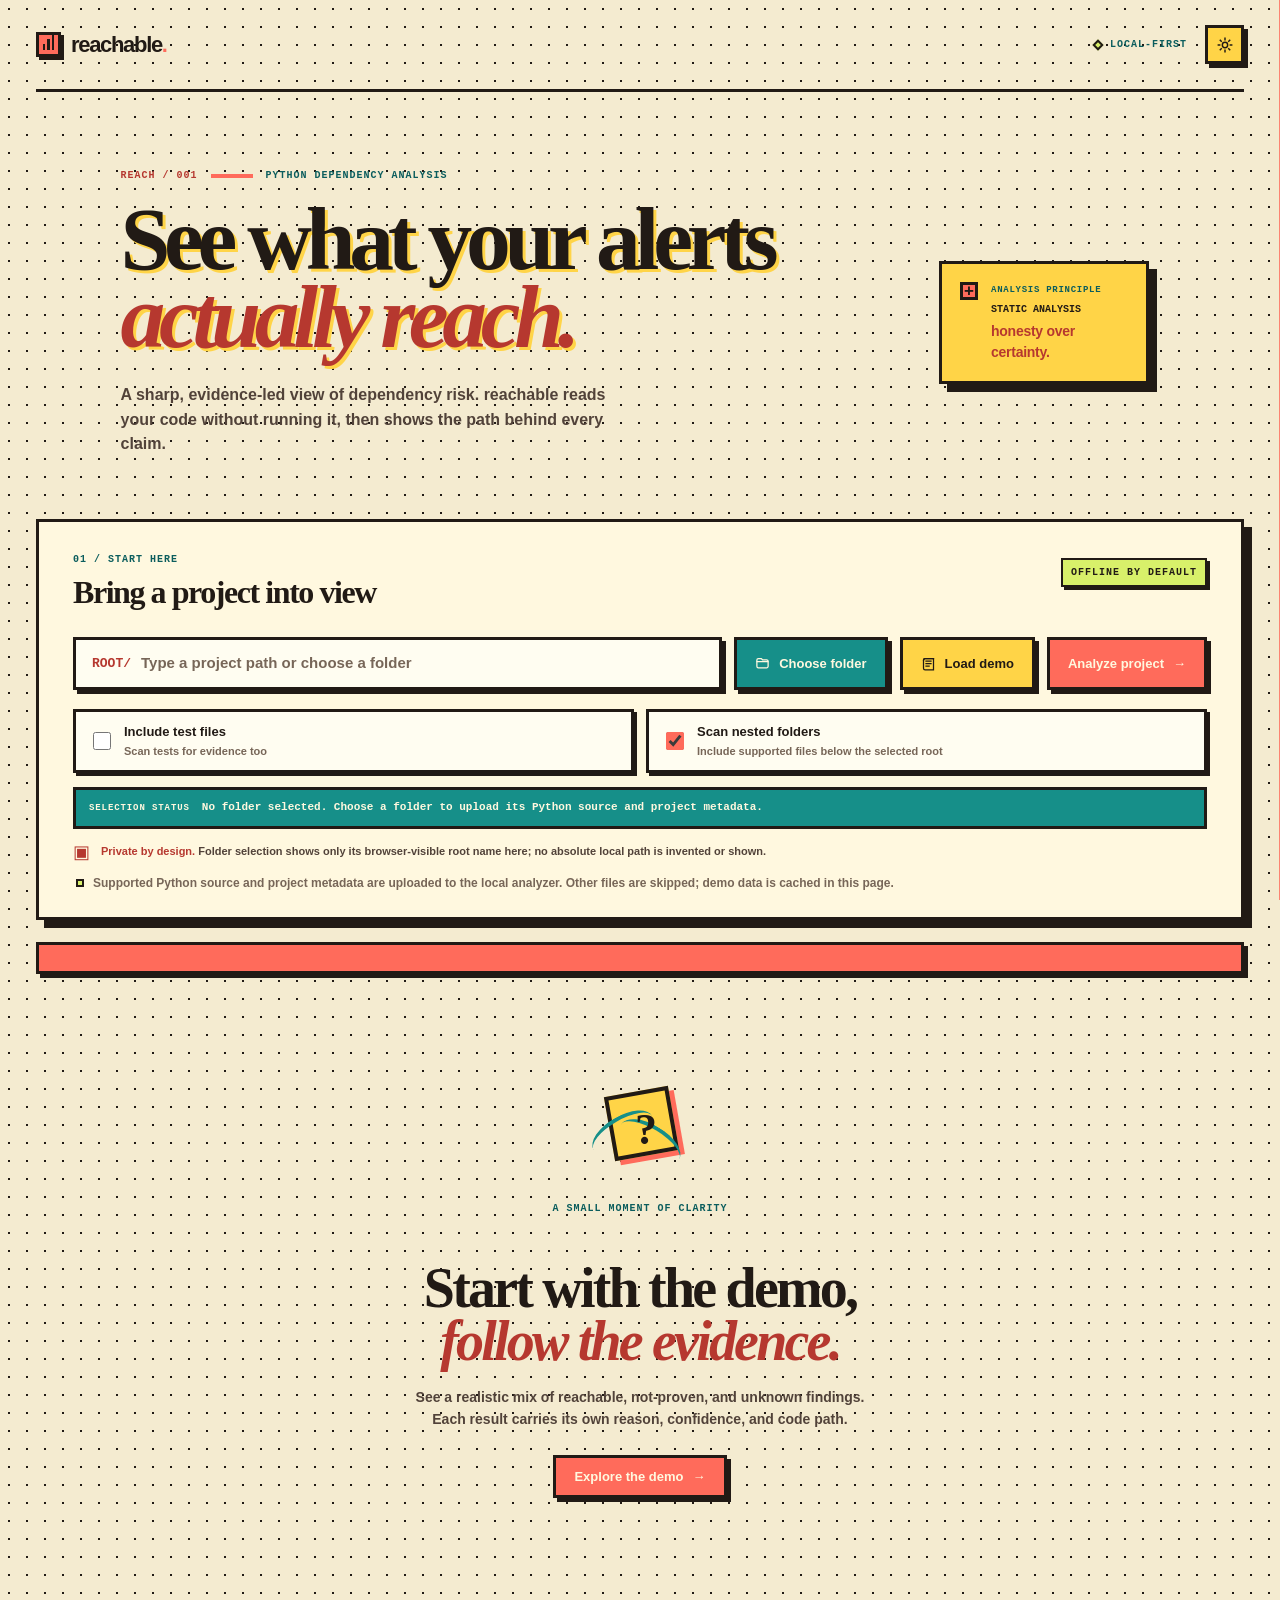
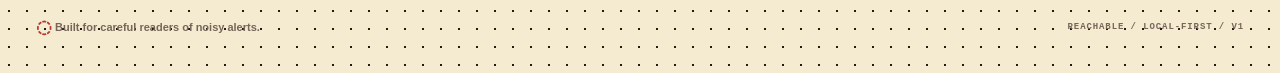
<file: static/index.html>
<!doctype html>
<html lang="en">
  <head>
    <meta charset="utf-8">
    <meta name="viewport" content="width=device-width, initial-scale=1">
    <meta name="theme-color" content="#f7efd9">
    <meta name="description" content="Reachable — understand which dependency alerts your Python project can actually reach.">
    <title>reachable · dependency reachability</title>
    <link rel="stylesheet" href="/static/styles.css">
  </head>
  <body>
    <a class="skip-link" href="#main-content">Skip to analysis</a>
    <div class="app-shell">
      <header class="topbar" aria-label="Primary navigation">
        <a class="brand" href="/" aria-label="reachable home">
          <span class="brand-mark" aria-hidden="true"><span></span><span></span><span></span></span>
          <span>reachable<span class="brand-period">.</span></span>
        </a>
        <div class="topbar-actions">
          <span class="local-chip"><span class="pulse-dot" aria-hidden="true"></span> local-first</span>
          <button class="icon-button" id="theme-toggle" type="button" aria-label="Switch to dark mode" title="Toggle dark mode">
            <svg class="icon icon-sun" viewBox="0 0 24 24" aria-hidden="true"><circle cx="12" cy="12" r="4"></circle><path d="M12 2v2M12 20v2M4.93 4.93l1.42 1.42M17.65 17.65l1.42 1.42M2 12h2M20 12h2M4.93 19.07l1.42-1.42M17.65 6.35l1.42-1.42"></path></svg>
            <svg class="icon icon-moon" viewBox="0 0 24 24" aria-hidden="true"><path d="M20.4 14.7A8.5 8.5 0 0 1 9.3 3.6 8.5 8.5 0 1 0 20.4 14.7Z"></path></svg>
          </button>
        </div>
      </header>

      <main id="main-content">
        <section class="hero-section" aria-labelledby="hero-title">
          <div class="hero-copy">
            <p class="eyebrow"><span class="eyebrow-index">REACH / 001</span><span class="eyebrow-line"></span><span>PYTHON DEPENDENCY ANALYSIS</span></p>
            <h1 id="hero-title">See what your alerts<br><em>actually reach.</em></h1>
            <p class="hero-lede">A sharp, evidence-led view of dependency risk. reachable reads your code without running it, then shows the path behind every claim.</p>
          </div>
          <div class="hero-note" aria-label="Analysis principle">
            <span class="note-pin" aria-hidden="true">+</span>
            <div><span class="hero-note-label">ANALYSIS PRINCIPLE</span><p>Static analysis<br><strong>honesty over certainty.</strong></p></div>
          </div>
        </section>

        <section class="workspace-card" aria-labelledby="start-heading">
          <div class="workspace-heading">
            <div>
              <p class="section-kicker">01 / START HERE</p>
              <h2 id="start-heading">Bring a project into view</h2>
            </div>
            <span class="mono-label workspace-badge">offline by default</span>
          </div>
          <div class="analyze-form" role="form" aria-label="Analyze a Python project">
            <label class="path-field">
              <span class="path-icon" aria-hidden="true">ROOT/</span>
              <span class="sr-only">Project path or selected folder root</span>
              <input id="project-path" type="text" autocomplete="off" placeholder="Type a project path or choose a folder" aria-describedby="path-privacy-note folder-status" value="">
            </label>
            <input id="folder-input" class="sr-only" type="file" webkitdirectory directory multiple aria-label="Choose a Python project folder">
            <button class="button button-secondary folder-button" id="folder-button" type="button" aria-controls="folder-input" aria-describedby="folder-status path-privacy-note">
              <svg class="button-icon" viewBox="0 0 24 24" aria-hidden="true"><path d="M3 6.5A2.5 2.5 0 0 1 5.5 4H10l2 2h6.5A2.5 2.5 0 0 1 21 8.5v8A2.5 2.5 0 0 1 18.5 19h-13A2.5 2.5 0 0 1 3 16.5v-10Z"></path><path d="M3.5 9h17"></path></svg>
              Choose folder
            </button>
            <button class="button button-secondary demo-button" id="demo-button" type="button">
              <svg class="button-icon" viewBox="0 0 24 24" aria-hidden="true"><path d="M4 19.5A2.5 2.5 0 0 0 6.5 22H20V4H6.5A2.5 2.5 0 0 0 4 6.5v13Z"></path><path d="M4 6.5A2.5 2.5 0 0 1 6.5 4H20M8 8h8M8 12h8M8 16h5"></path></svg>
              Load demo
            </button>
            <button class="button button-primary" id="analyze-button" type="button">
              <span id="analyze-label">Analyze project</span> <span aria-hidden="true">→</span>
            </button>
          </div>
          <div class="workspace-options">
            <div class="option-grid" aria-label="Analysis options">
              <label class="option-card include-tests-option" for="include-tests">
                <input id="include-tests" type="checkbox">
                <span class="option-copy"><strong>Include test files</strong><small>Scan tests for evidence too</small></span>
              </label>
              <label class="option-card scan-option" for="scan-subfolders">
                <input id="scan-subfolders" type="checkbox" checked aria-describedby="scan-help">
                <span class="option-copy"><strong>Scan nested folders</strong><small id="scan-help">Include supported files below the selected root</small></span>
              </label>
            </div>
            <div class="selection-readout">
              <span class="readout-label">SELECTION STATUS</span>
              <p id="folder-status" class="folder-status" role="status" aria-live="polite">No folder selected. Choose a folder to upload its Python source and project metadata.</p>
            </div>
          </div>
          <div class="privacy-row">
            <span class="privacy-icon" aria-hidden="true">▣</span>
            <p id="path-privacy-note" class="privacy-note"><strong>Private by design.</strong> Folder selection shows only its browser-visible root name here; no absolute local path is invented or shown.</p>
          </div>
          <p class="form-hint"><span class="hint-dot" aria-hidden="true"></span> Supported Python source and project metadata are uploaded to the local analyzer. Other files are skipped; demo data is cached in this page.</p>
        </section>

        <div id="global-message" class="global-message" role="status" aria-live="polite" hidden></div>

        <section id="results-section" class="results-section" aria-labelledby="results-heading" hidden>
          <div class="results-heading-row">
            <div>
              <p class="section-kicker">02 / THE NOTEBOOK</p>
              <h2 id="results-heading">A clearer read on risk</h2>
            </div>
            <div class="results-actions">
              <span id="analysis-meta" class="mono-label"></span>
              <button class="button button-quiet" id="refresh-button" type="button" title="Run this analysis again"><span aria-hidden="true">↻</span> Refresh</button>
            </div>
          </div>

          <div id="summary-panel" class="summary-panel" aria-live="polite"></div>

          <div class="toolbar" aria-label="Filter and sort alerts">
            <div class="search-field">
              <svg viewBox="0 0 24 24" aria-hidden="true"><circle cx="10.8" cy="10.8" r="6.8"></circle><path d="m16 16 5 5"></path></svg>
              <label class="sr-only" for="alert-search">Search alerts</label>
              <input id="alert-search" type="search" placeholder="Search package, advisory, or symbol…" autocomplete="off">
              <kbd>/</kbd>
            </div>
            <div class="filter-group" role="group" aria-label="Status filter">
              <label class="sr-only" for="status-filter">Status</label>
              <select id="status-filter">
                <option value="all">All statuses</option>
                <option value="REACHABLE">Reachable</option>
                <option value="NOT_PROVEN_REACHABLE">Not proven</option>
                <option value="UNKNOWN">Unknown</option>
              </select>
            </div>
            <div class="filter-group" role="group" aria-label="Severity filter">
              <label class="sr-only" for="severity-filter">Severity</label>
              <select id="severity-filter">
                <option value="all">All severity</option>
                <option value="critical">Critical</option>
                <option value="high">High</option>
                <option value="medium">Medium</option>
                <option value="low">Low</option>
              </select>
            </div>
            <div class="filter-group sort-group" role="group" aria-label="Sort alerts">
              <label class="sr-only" for="sort-filter">Sort by</label>
              <select id="sort-filter">
                <option value="severity">Sort: severity</option>
                <option value="status">Sort: status</option>
                <option value="package">Sort: package</option>
                <option value="advisory">Sort: advisory</option>
              </select>
            </div>
            <button class="button button-quiet clear-filters" id="clear-filters" type="button">Clear</button>
          </div>

          <div class="alerts-card">
            <div class="alerts-card-header">
              <div><span class="section-kicker">ALERT INDEX</span><span id="alert-count" class="count-label"></span></div>
              <div class="export-actions">
                <button class="button button-quiet" id="export-markdown" type="button"><span aria-hidden="true">↓</span> Markdown</button>
                <button class="button button-quiet" id="export-html" type="button"><span aria-hidden="true">↓</span> HTML report</button>
              </div>
            </div>
            <div class="table-wrap">
              <table class="alert-table">
                <caption class="sr-only">Dependency security alerts and reachability findings</caption>
                <thead>
                  <tr><th scope="col">Dependency</th><th scope="col">Severity</th><th scope="col">Status</th><th scope="col">Advisory</th><th scope="col"><span class="sr-only">Open details</span></th></tr>
                </thead>
                <tbody id="alert-list"></tbody>
              </table>
            </div>
            <div id="empty-alerts" class="empty-state" hidden>
              <span class="empty-glyph" aria-hidden="true">?</span>
              <h3 id="empty-alerts-title">No alerts in this part of the notebook</h3>
              <p id="empty-alerts-copy">Try widening your filters or searching for a different package.</p>
              <button class="button button-secondary" id="empty-clear" type="button">Show all alerts</button>
            </div>
          </div>
          <p class="honesty-note"><span aria-hidden="true">✦</span> “Not proven reachable” is not the same as safe. It means the static evidence did not find a path.</p>
        </section>

        <section id="welcome-state" class="welcome-state" aria-labelledby="welcome-heading">
          <div class="welcome-illustration" aria-hidden="true">
            <div class="sketch-circle"></div><div class="sketch-path sketch-path-a"></div><div class="sketch-path sketch-path-b"></div><span>?</span>
          </div>
          <p class="section-kicker">A SMALL MOMENT OF CLARITY</p>
          <h2 id="welcome-heading">Start with the demo,<br><em>follow the evidence.</em></h2>
          <p>See a realistic mix of reachable, not-proven, and unknown findings. Each result carries its own reason, confidence, and code path.</p>
          <button class="button button-primary" id="welcome-demo-button" type="button">Explore the demo <span aria-hidden="true">→</span></button>
        </section>
      </main>

      <footer class="footer">
        <p><span class="footer-mark" aria-hidden="true">◌</span> Built for careful readers of noisy alerts.</p>
        <p class="mono-label">reachable / local-first / v1</p>
      </footer>
    </div>

    <div id="drawer-backdrop" class="drawer-backdrop" hidden></div>
    <aside id="detail-drawer" class="detail-drawer" role="dialog" aria-modal="true" aria-labelledby="drawer-title" aria-hidden="true" tabindex="-1">
      <div class="drawer-header">
        <div><p class="section-kicker">ALERT DETAIL</p><p id="drawer-index" class="mono-label"></p></div>
        <button id="close-drawer" class="icon-button" type="button" aria-label="Close alert details">×</button>
      </div>
      <div id="drawer-content" class="drawer-content"></div>
    </aside>
    <div id="toast" class="toast" role="status" aria-live="polite" hidden></div>
    <script src="/static/vendor/cytoscape.min.js" defer></script>
    <script src="/static/app.js" defer></script>
  </body>
</html>
</file>
<file: static/styles.css>
:root {
  --canvas: #f4ebd0;
  --surface: #fff8df;
  --surface-raised: #fffdf1;
  --surface-hover: #ffeb91;
  --pill: #d8f06a;
  --ink: #211a15;
  --ink-soft: #514239;
  --muted: #776658;
  --teal: #168f89;
  --teal-deep: #0b5d5d;
  --coral: #ff6b5b;
  --coral-deep: #b6382f;
  --yellow: #ffd447;
  --lime: #d8f06a;
  --sand: #d8c39b;
  --shadow: 8px 8px 0 var(--ink);
  --shadow-small: 4px 4px 0 var(--ink);
  --display: Georgia, 'Times New Roman', serif;
  --sans: 'Arial Narrow', Arial, Helvetica, sans-serif;
  --mono: 'Courier New', Courier, monospace;
  --ease: cubic-bezier(.22, 1, .36, 1);
}
* { box-sizing: border-box; }
html { min-width: 320px; background: var(--canvas); scroll-behavior: smooth; }
body { margin: 0; color: var(--ink); background-color: var(--canvas); background-image: radial-gradient(var(--ink) .75px, transparent .75px); background-size: 18px 18px; font-family: var(--sans); font-size: 15px; line-height: 1.5; }
button, input, select { color: inherit; font: inherit; }
button { cursor: pointer; }
button:focus-visible, input:focus-visible, select:focus-visible, a:focus-visible { outline: 4px solid var(--yellow); outline-offset: 3px; }
a { color: inherit; }
.sr-only { position: absolute; width: 1px; height: 1px; padding: 0; margin: -1px; overflow: hidden; clip: rect(0, 0, 0, 0); white-space: nowrap; border: 0; }
.skip-link { position: fixed; z-index: 20; top: 12px; left: 18px; padding: 9px 14px; color: var(--surface); background: var(--ink); border: 3px solid var(--ink); box-shadow: var(--shadow-small); transform: translateY(-160%); transition: transform 180ms var(--ease); }
.skip-link:focus { transform: translateY(0); }
.app-shell { width: min(1220px, calc(100% - 72px)); margin: 0 auto; }
.topbar { display: flex; align-items: center; justify-content: space-between; min-height: 92px; border-bottom: 3px solid var(--ink); }
.brand { display: inline-flex; align-items: center; gap: 10px; color: var(--ink); text-decoration: none; font-weight: 900; letter-spacing: -.06em; font-size: 22px; text-transform: lowercase; }
.brand-period { color: var(--coral); }
.brand-mark { display: inline-flex; align-items: end; gap: 2px; width: 25px; height: 25px; padding: 4px; background: var(--coral); border: 3px solid var(--ink); box-shadow: 3px 3px 0 var(--ink); }
.brand-mark span { display: block; width: 3px; background: var(--ink); }
.brand-mark span:nth-child(1) { height: 6px; }.brand-mark span:nth-child(2) { height: 11px; }.brand-mark span:nth-child(3) { height: 16px; }
.topbar-actions { display: flex; align-items: center; gap: 18px; }
.local-chip, .mono-label, .section-kicker, .count-label { font-family: var(--mono); font-size: 10px; font-weight: 700; letter-spacing: .1em; text-transform: uppercase; }
.local-chip { display: flex; align-items: center; gap: 8px; color: var(--teal-deep); }
.pulse-dot, .hint-dot { width: 8px; height: 8px; display: inline-block; border: 2px solid var(--ink); background: var(--lime); }
.pulse-dot { transform: rotate(45deg); }
.icon-button { display: inline-grid; place-items: center; width: 39px; height: 39px; padding: 0; border: 3px solid var(--ink); background: var(--yellow); box-shadow: var(--shadow-small); transition: transform 160ms var(--ease), box-shadow 160ms var(--ease), background 160ms var(--ease); }
.icon-button:hover { background: var(--coral); transform: translate(-2px, -2px); box-shadow: 6px 6px 0 var(--ink); }
.icon { width: 16px; height: 16px; fill: none; stroke: currentColor; stroke-width: 2.2; stroke-linecap: square; stroke-linejoin: miter; }.icon-moon { display: none; }
.hero-section { display: flex; align-items: end; justify-content: space-between; min-height: 340px; padding: 76px 7% 62px; }
.eyebrow, .section-kicker { margin: 0 0 17px; color: var(--teal-deep); font-weight: 800; }
.eyebrow { display: flex; align-items: center; gap: 13px; font-family: var(--mono); font-size: 10px; letter-spacing: .1em; }.eyebrow-index { color: var(--coral-deep); }.eyebrow-line { width: 42px; height: 4px; background: var(--coral); }
.hero-copy h1 { max-width: 710px; margin: 0; font: 900 clamp(3.2rem, 7vw, 5.8rem)/.87 var(--display); letter-spacing: -.07em; text-shadow: 3px 3px 0 var(--yellow); }
.hero-copy h1 em, .welcome-state h2 em { color: var(--coral-deep); font-style: italic; font-weight: 900; }
.hero-lede { max-width: 500px; margin: 27px 0 0; color: var(--ink-soft); font-size: 16px; font-weight: 700; line-height: 1.55; }
.hero-note { align-self: center; display: flex; gap: 13px; max-width: 210px; margin: 20px 1% 0 30px; padding: 18px; color: var(--ink); background: var(--yellow); border: 3px solid var(--ink); box-shadow: var(--shadow); font-family: var(--mono); font-size: 10px; font-weight: 700; line-height: 1.5; text-transform: uppercase; }
.hero-note p { margin: 5px 0 0; }.hero-note strong { display: inline-block; margin-top: 4px; color: var(--coral-deep); font-family: var(--sans); font-size: 14px; letter-spacing: -.02em; text-transform: none; }.hero-note-label { color: var(--teal-deep); font-size: 9px; letter-spacing: .08em; }.note-pin { flex: 0 0 auto; width: 18px; height: 18px; background: var(--coral); border: 3px solid var(--ink); color: var(--ink); font: 900 17px/12px Arial; text-align: center; }
.workspace-card, .alerts-card, .summary-panel { background: var(--surface); border: 3px solid var(--ink); box-shadow: var(--shadow); }
.workspace-card { padding: 30px 34px 25px; }.workspace-heading, .results-heading-row, .alerts-card-header { display: flex; align-items: start; justify-content: space-between; gap: 20px; }.workspace-heading h2, .results-heading-row h2 { margin: 0; font: 900 32px/1.02 var(--display); letter-spacing: -.045em; }.workspace-heading .section-kicker, .results-heading-row .section-kicker { margin-bottom: 9px; }.workspace-heading .mono-label { margin-top: 6px; color: var(--teal-deep); }.workspace-badge { padding: 5px 8px; color: var(--ink) !important; background: var(--lime); border: 2px solid var(--ink); box-shadow: 3px 3px 0 var(--ink); }
.analyze-form { display: grid; grid-template-columns: minmax(220px, 1fr) auto auto auto; gap: 12px; margin-top: 28px; }.path-field { display: flex; align-items: center; min-height: 53px; padding: 0 16px; background: var(--surface-raised); border: 3px solid var(--ink); box-shadow: var(--shadow-small); }.path-icon { color: var(--coral-deep); font: 800 13px var(--mono); }.path-field input { width: 100%; min-width: 0; padding: 0 0 0 10px; border: 0; outline: 0; background: transparent; color: var(--ink); font-weight: 700; }.path-field input::placeholder { color: var(--muted); }
.workspace-options { margin-top: 19px; }.option-grid { display: grid; grid-template-columns: repeat(2, minmax(0, 1fr)); gap: 12px; }.option-card { display: flex; align-items: center; gap: 10px; min-height: 58px; padding: 10px 13px; background: var(--surface-raised); border: 3px solid var(--ink); box-shadow: 3px 3px 0 var(--ink); cursor: pointer; }.option-card:hover { background: var(--surface-hover); }.option-card input { width: 18px; height: 18px; flex: 0 0 auto; accent-color: var(--coral); }.option-copy { display: grid; gap: 2px; }.option-copy strong { font-size: 13px; font-weight: 900; }.option-copy small { color: var(--muted); font-size: 11px; font-weight: 700; }.selection-readout { display: grid; grid-template-columns: auto 1fr; gap: 12px; align-items: center; margin-top: 14px; padding: 10px 13px; background: var(--teal); border: 3px solid var(--ink); color: var(--surface); }.readout-label { font: 700 9px var(--mono); letter-spacing: .1em; }.folder-status { margin: 0; color: var(--surface); font: 700 11px/1.45 var(--mono); }.folder-status.has-files { color: var(--surface); }.folder-status.has-warning { color: var(--yellow); }.privacy-row { display: flex; gap: 11px; align-items: start; margin-top: 14px; }.privacy-icon { color: var(--coral-deep); font-size: 18px; line-height: 1; }.privacy-note { max-width: 800px; margin: 0; color: var(--ink-soft); font-size: 11px; font-weight: 700; }.privacy-note strong { color: var(--coral-deep); }.form-hint { display: flex; align-items: center; gap: 9px; margin: 13px 0 0 3px; color: var(--muted); font-size: 12px; font-weight: 700; }
.button { display: inline-flex; align-items: center; justify-content: center; gap: 9px; min-height: 43px; padding: 0 18px; border: 3px solid var(--ink); box-shadow: var(--shadow-small); font-size: 13px; font-weight: 900; white-space: nowrap; transition: background 140ms var(--ease), color 140ms var(--ease), transform 140ms var(--ease), box-shadow 140ms var(--ease); }.button:hover { transform: translate(-2px, -2px); box-shadow: 6px 6px 0 var(--ink); }.button:active { transform: translate(2px, 2px); box-shadow: 1px 1px 0 var(--ink); }.button:disabled { cursor: wait; opacity: .58; transform: none; box-shadow: var(--shadow-small); }.button-primary { color: var(--surface); background: var(--coral); }.button-primary:hover { color: var(--ink); background: var(--yellow); }.button-secondary { color: var(--ink); background: var(--lime); }.button-secondary:hover, .button-quiet:hover { background: var(--yellow); }.folder-button { background: var(--teal); color: var(--surface); }.folder-button:hover { background: var(--coral); color: var(--ink); }.demo-button { background: var(--yellow); }.button-quiet { min-height: 35px; padding: 0 12px; color: var(--ink); background: var(--surface-raised); font-weight: 800; }.button-icon { width: 15px; height: 15px; fill: none; stroke: currentColor; stroke-width: 2; stroke-linecap: square; }
.global-message { display: flex; align-items: center; justify-content: space-between; gap: 15px; margin: 22px 0 0; padding: 13px 18px; color: var(--ink); background: var(--coral); border: 3px solid var(--ink); box-shadow: var(--shadow-small); font-size: 13px; font-weight: 800; }.global-message.loading, .global-message.notice { color: var(--ink); background: var(--lime); }.global-message.error { background: var(--coral); }
.results-section { padding: 112px 0 0; }.results-actions { display: flex; align-items: center; gap: 17px; }.results-actions .mono-label { color: var(--muted); }.summary-panel { display: grid; grid-template-columns: minmax(260px, 1.25fr) 1fr; gap: 34px; margin-top: 28px; padding: 28px 32px; background: var(--yellow); }.summary-lead { display: flex; align-items: center; gap: 20px; }.summary-total { min-width: 74px; color: var(--ink); font: 900 56px/.9 var(--display); letter-spacing: -.07em; }.summary-copy p { margin: 0; color: var(--ink); font-size: 14px; font-weight: 800; }.summary-copy strong { color: var(--coral-deep); font-weight: 900; }.summary-copy .mono-label { margin-bottom: 7px; color: var(--teal-deep); }.summary-bar-wrap { align-self: center; }.summary-bar { display: flex; height: 16px; overflow: hidden; border: 3px solid var(--ink); background: var(--surface); }.summary-bar span { min-width: 4px; transition: width 500ms var(--ease); }.bar-reachable { background: var(--coral); }.bar-not-proven { background: var(--teal); }.bar-unknown { background: var(--sand); }.summary-legend { display: flex; flex-wrap: wrap; gap: 14px; margin-top: 12px; color: var(--ink); font-size: 11px; font-weight: 800; }.legend-item { display: inline-flex; align-items: center; gap: 6px; }.legend-item i { width: 9px; height: 9px; border: 2px solid var(--ink); }.legend-item strong { color: var(--ink); font-weight: 900; }
.toolbar { display: flex; align-items: center; gap: 8px; margin: 26px 0 15px; }.search-field { display: flex; align-items: center; flex: 1; min-width: 160px; height: 43px; padding: 0 11px; background: var(--surface); border: 3px solid var(--ink); box-shadow: var(--shadow-small); }.search-field svg { width: 16px; height: 16px; flex: 0 0 auto; margin-right: 8px; fill: none; stroke: var(--ink); stroke-width: 2; stroke-linecap: square; }.search-field input { width: 100%; border: 0; outline: 0; background: transparent; font-size: 13px; font-weight: 700; }.search-field input::placeholder { color: var(--muted); }.search-field kbd { padding: 2px 6px; color: var(--ink); background: var(--yellow); border: 2px solid var(--ink); font: 10px var(--mono); }.filter-group select { height: 43px; padding: 0 29px 0 13px; border: 3px solid var(--ink); box-shadow: var(--shadow-small); outline: 0; color: var(--ink); background: var(--surface); font-size: 12px; font-weight: 800; cursor: pointer; }.clear-filters { color: var(--ink); }
.alerts-card { overflow: hidden; }.alerts-card-header { align-items: center; padding: 21px 24px 18px; }.alerts-card-header .section-kicker { display: inline-block; margin: 0; }.count-label { margin-left: 9px; color: var(--muted); letter-spacing: .04em; }.export-actions { display: flex; gap: 7px; }.table-wrap { overflow-x: auto; }.alert-table { width: 100%; border-collapse: collapse; text-align: left; }.alert-table th { padding: 0 24px 11px; color: var(--teal-deep); font: 800 10px var(--mono); letter-spacing: .1em; text-transform: uppercase; }.alert-table td { padding: 15px 24px; background: var(--surface-raised); border-top: 3px solid var(--ink); vertical-align: middle; }.alert-table tbody tr { transition: transform 140ms var(--ease); }.alert-table tbody tr:hover { transform: translate(-2px, -2px); }.alert-table tbody tr:hover td { background: var(--surface-hover); }.dependency-cell { display: flex; align-items: center; gap: 12px; min-width: 180px; }.package-icon { display: grid; place-items: center; flex: 0 0 auto; width: 32px; height: 32px; color: var(--ink); background: var(--lime); border: 3px solid var(--ink); font: 900 12px var(--mono); }.package-name { color: var(--ink); font-weight: 900; }.package-version { margin-top: 2px; color: var(--muted); font: 700 10px var(--mono); }.severity { font: 900 10px var(--mono); letter-spacing: .08em; text-transform: uppercase; }.severity-critical, .severity-high { color: var(--coral-deep); }.severity-medium { color: #806000; }.severity-low { color: var(--teal-deep); }.status-badge { display: inline-flex; align-items: center; gap: 7px; padding: 6px 10px; border: 3px solid var(--ink); box-shadow: 3px 3px 0 var(--ink); font: 900 10px var(--mono); letter-spacing: .03em; white-space: nowrap; }.status-badge::before { width: 7px; height: 7px; content: ''; border: 2px solid var(--ink); background: var(--ink); }.status-reachable { color: var(--ink); background: var(--coral); }.status-not-proven { color: var(--ink); background: var(--lime); }.status-unknown { color: var(--ink); background: var(--sand); }.advisory-id { color: var(--ink-soft); font: 700 11px var(--mono); }.row-detail { width: 32px; height: 32px; padding: 0; border: 3px solid var(--ink); color: var(--ink); background: var(--yellow); box-shadow: 3px 3px 0 var(--ink); font-size: 19px; font-weight: 900; transition: transform 140ms var(--ease), box-shadow 140ms var(--ease); }.row-detail:hover { transform: translate(-2px, -2px); box-shadow: 5px 5px 0 var(--ink); }
.empty-state { padding: 56px 20px; text-align: center; }.empty-glyph { display: block; margin-bottom: 10px; color: var(--coral-deep); font: 900 42px var(--display); }.empty-state h3 { margin-bottom: 5px; font: 900 23px var(--display); }.empty-state p { margin-bottom: 20px; color: var(--muted); font-size: 13px; font-weight: 700; }.honesty-note { display: flex; align-items: center; gap: 8px; margin: 19px 4px 0; color: var(--muted); font-size: 12px; font-weight: 700; }.honesty-note span { color: var(--coral-deep); }
.welcome-state { padding: 112px 20px 88px; text-align: center; }.welcome-illustration { position: relative; width: 106px; height: 88px; margin: 0 auto 27px; color: var(--ink); }.sketch-circle { position: absolute; top: 5px; left: 22px; width: 65px; height: 65px; border: 4px solid var(--ink); background: var(--yellow); transform: rotate(-10deg); box-shadow: 5px 5px 0 var(--coral); }.sketch-path { position: absolute; width: 68px; height: 34px; border-top: 4px solid var(--teal); border-radius: 50%; }.sketch-path-a { top: 30px; left: 2px; transform: rotate(-30deg); }.sketch-path-b { top: 39px; left: 29px; transform: rotate(31deg); }.welcome-illustration span { position: absolute; top: 18px; left: 48px; font: 900 44px var(--display); }.welcome-state .section-kicker { margin-bottom: 14px; }.welcome-state h2 { margin-bottom: 17px; font: 900 clamp(2.2rem, 5vw, 3.5rem)/.95 var(--display); letter-spacing: -.05em; }.welcome-state p:not(.section-kicker) { max-width: 450px; margin: 0 auto 25px; color: var(--ink-soft); font-size: 14px; font-weight: 700; line-height: 1.6; }.footer { display: flex; align-items: center; justify-content: space-between; padding: 28px 0 32px; color: var(--muted); font-size: 11px; font-weight: 700; }.footer p { margin: 0; }.footer-mark { color: var(--coral-deep); font-size: 18px; vertical-align: -2px; }.footer .mono-label { font-size: 9px; }
.drawer-backdrop { position: fixed; z-index: 5; inset: 0; background: rgba(33, 26, 21, .45); animation: fade-in 150ms var(--ease); }.detail-drawer { position: fixed; z-index: 6; top: 0; right: 0; display: flex; flex-direction: column; width: min(560px, 100%); height: 100dvh; padding: 31px 34px; overflow-y: auto; background: var(--surface); border-left: 4px solid var(--ink); box-shadow: -12px 0 0 var(--coral); transform: translateX(102%); transition: transform 250ms var(--ease); }.detail-drawer.open { transform: translateX(0); }.drawer-header { display: flex; align-items: start; justify-content: space-between; padding-bottom: 24px; }.drawer-header .section-kicker { margin-bottom: 5px; }.drawer-header .mono-label { color: var(--muted); }.drawer-header .icon-button { color: var(--ink); background: var(--yellow); font-size: 24px; font-weight: 900; }.drawer-content h2 { margin: 0 0 7px; font: 900 38px/1 var(--display); letter-spacing: -.05em; }.drawer-advisory { margin: 0 0 25px; color: var(--muted); font: 700 11px var(--mono); }.drawer-status-row { display: flex; flex-wrap: wrap; align-items: center; gap: 9px; margin-bottom: 26px; }.confidence { color: var(--ink-soft); font: 700 11px var(--mono); }.confidence span { color: var(--teal-deep); }.why-box { padding: 17px 19px; margin-bottom: 27px; background: var(--yellow); border: 3px solid var(--ink); box-shadow: var(--shadow-small); }.why-box .section-kicker { margin-bottom: 8px; }.why-box p { margin: 0; color: var(--ink); font-size: 14px; font-weight: 800; line-height: 1.55; }.detail-section { margin-top: 27px; }.detail-section-title { display: flex; align-items: center; justify-content: space-between; margin-bottom: 11px; }.detail-section-title .section-kicker { margin: 0; }.source-label { color: var(--muted); font: 700 10px var(--mono); }.code-block { overflow: auto; padding: 13px 0; background: var(--ink); border: 3px solid var(--ink); box-shadow: var(--shadow-small); color: var(--surface); }.code-line { display: grid; grid-template-columns: 43px 1fr; min-width: max-content; padding: 2px 17px 2px 0; font: 11px/1.65 var(--mono); }.code-line.highlight { color: var(--ink); background: var(--coral); }.line-number { padding-right: 13px; color: var(--sand); text-align: right; user-select: none; }.call-graph { min-height: 220px; padding: 8px; overflow: hidden; background: var(--surface-raised); border: 3px solid var(--ink); box-shadow: var(--shadow-small); }.call-graph svg { display: block; width: 100%; height: 205px; }.graph-edge { fill: none; stroke: var(--sand); stroke-width: 3; }.graph-edge.reachable { stroke: var(--coral); }.graph-edge.dynamic { stroke: var(--teal); stroke-dasharray: 7 6; }.graph-node rect { fill: var(--surface-raised); stroke: var(--ink); stroke-width: 3; }.graph-node text { fill: var(--ink-soft); font: 10px var(--mono); font-weight: 700; }.graph-node.user rect { fill: var(--lime); }.graph-node.library rect { fill: var(--coral); }.graph-node text:first-of-type { fill: var(--ink); }.graph-legend { display: flex; gap: 14px; margin-top: 8px; color: var(--muted); font-size: 10px; font-weight: 800; }.graph-legend span { display: inline-flex; align-items: center; gap: 5px; }.graph-legend i { width: 17px; height: 3px; background: var(--coral); }.graph-legend i.dashed { background: repeating-linear-gradient(90deg, var(--teal) 0 5px, transparent 5px 9px); }.dynamic-note { color: var(--ink-soft); font-size: 12px; font-weight: 700; }.toast { position: fixed; z-index: 10; right: 25px; bottom: 24px; max-width: calc(100% - 50px); padding: 12px 17px; color: var(--surface); background: var(--ink); border: 3px solid var(--ink); box-shadow: var(--shadow-small); font-size: 12px; font-weight: 800; animation: toast-in 180ms var(--ease); }
@keyframes fade-in { from { opacity: 0; } to { opacity: 1; } } @keyframes toast-in { from { opacity: 0; transform: translate(8px, 8px); } to { opacity: 1; transform: translate(0, 0); } }
body.dark { --canvas: #26201b; --surface: #342a22; --surface-raised: #403329; --surface-hover: #574332; --ink: #f8edd2; --ink-soft: #e1cdb1; --muted: #bca991; --teal: #36b7ad; --teal-deep: #75ddd0; --coral: #ff806e; --coral-deep: #ff9a83; --yellow: #f2c94c; --lime: #c5e65c; --sand: #927755; --shadow: 8px 8px 0 #0f0c0a; --shadow-small: 4px 4px 0 #0f0c0a; }
body.dark { background-image: radial-gradient(#0f0c0a .75px, transparent .75px); }.dark .icon-sun { display: none; }.dark .icon-moon { display: block; }.dark .summary-panel { color: #211a15; }.dark .summary-panel .summary-copy p, .dark .summary-panel .summary-total, .dark .summary-panel .summary-copy strong, .dark .summary-panel .legend-item strong { color: #211a15; }.dark .summary-panel .summary-copy .mono-label { color: #0b5d5d; }.dark .summary-panel .summary-bar { border-color: #211a15; }
@media (max-width: 900px) { .analyze-form { grid-template-columns: minmax(180px, 1fr) auto auto; }.analyze-form .button-primary { grid-column: 1 / -1; } }
@media (max-width: 760px) { .app-shell { width: min(100% - 34px, 600px); }.topbar { min-height: 74px; }.local-chip { display: none; }.hero-section { display: block; min-height: auto; padding: 58px 0 43px; }.hero-copy h1 { font-size: clamp(3.1rem, 15vw, 5rem); }.hero-lede { margin-top: 21px; font-size: 15px; }.hero-note { margin: 28px 0 0; }.workspace-card { padding: 24px 20px 21px; }.workspace-heading h2, .results-heading-row h2 { font-size: 27px; }.workspace-heading .mono-label { display: none; }.analyze-form { grid-template-columns: 1fr 1fr; margin-top: 23px; }.path-field { grid-column: 1 / -1; }.analyze-form .button { width: 100%; padding: 0 10px; }.analyze-form .button-primary { grid-column: 1 / -1; }.option-grid { grid-template-columns: 1fr; }.selection-readout { grid-template-columns: 1fr; gap: 3px; }.results-section { padding-top: 70px; }.results-heading-row { align-items: end; }.results-actions .mono-label { display: none; }.summary-panel { display: block; padding: 22px 20px; }.summary-bar-wrap { margin-top: 24px; }.toolbar { flex-wrap: wrap; }.search-field { flex-basis: 100%; order: -1; }.filter-group { flex: 1; }.filter-group select { width: 100%; }.sort-group { display: none; }.clear-filters { padding-left: 5px; padding-right: 5px; }.alerts-card { margin-left: -2px; margin-right: -2px; }.alerts-card-header { padding: 18px 16px 15px; }.export-actions .button { font-size: 0; padding: 0 8px; }.export-actions .button span { font-size: 15px; }.alert-table th, .alert-table td { padding-left: 16px; padding-right: 16px; }.alert-table th:nth-child(2), .alert-table td:nth-child(2) { display: none; }.alert-table td { padding-top: 13px; padding-bottom: 13px; }.advisory-id { font-size: 10px; }.status-badge { font-size: 9px; padding: 5px 7px; }.status-badge::before { display: none; }.honesty-note { align-items: start; line-height: 1.45; }.welcome-state { padding: 80px 0 62px; }.footer { display: block; }.footer .mono-label { display: block; margin-top: 9px; }.detail-drawer { padding: 25px 20px; }.drawer-content h2 { font-size: 32px; } }
@media (prefers-reduced-motion: reduce) { *, *::before, *::after { scroll-behavior: auto !important; animation-duration: .01ms !important; animation-iteration-count: 1 !important; transition-duration: .01ms !important; } }
</file>
